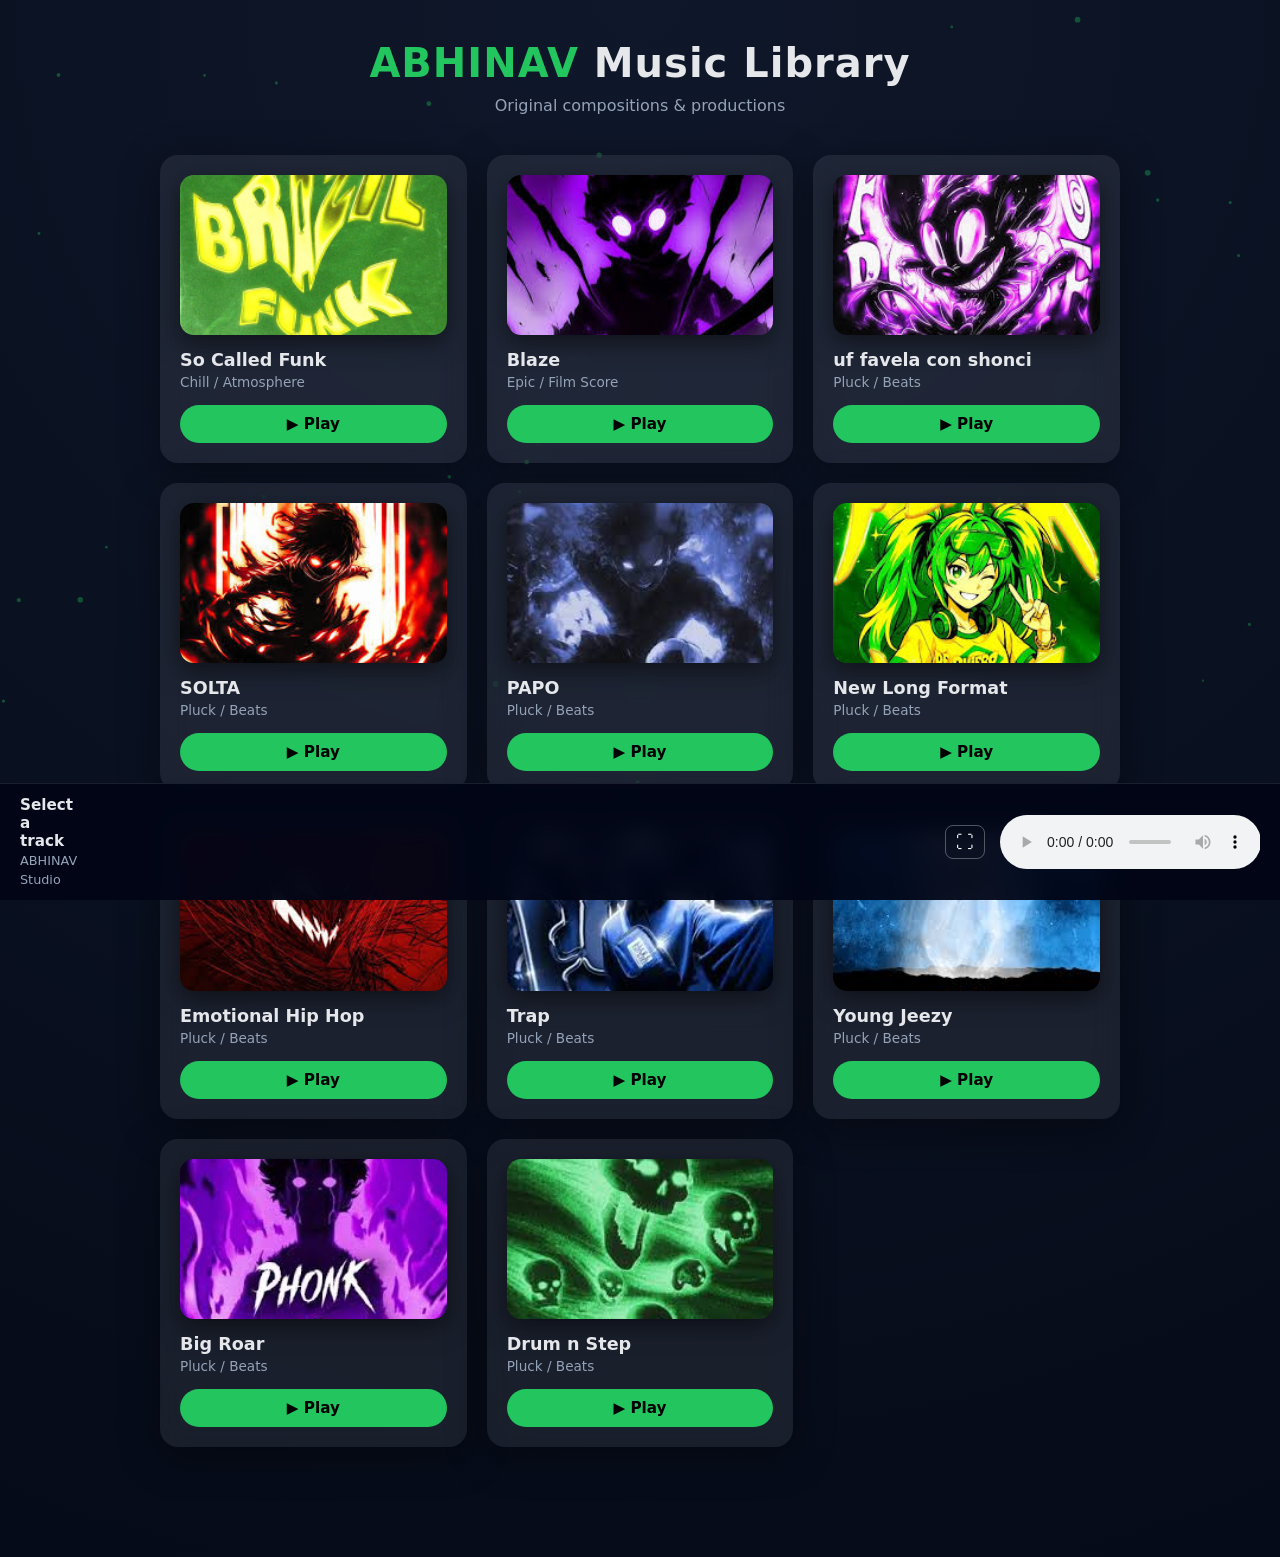
<file: index.html>
<!DOCTYPE html>
<html lang="en">
<head>
<meta charset="UTF-8">
<title>ABHINAV Music Library</title>
<meta content="width=device-width, initial-scale=1.0" name="viewport">
      <!-- Open Graph Tags -->
  <meta property="og:title" content="ABHINAV Music Library" />
  <meta property="og:description" content="Original Compositions & Productions" />
  <meta property="og:image" content="https://theabhinav.vercel.app/011.jpg" />
  <meta property="og:url" content="https://theabhinav.vercel.app" />
  <meta property="og:type" content="website" />
  <meta name="twitter:card" content="summary_large_image" />
  <meta name="twitter:title" content="ABHINAV Music Library" />
  <meta name="twitter:description" content="Original Compositions & Productions" />
  <meta name="twitter:image" content="https://theabhinav.vercel.app/011.jpg" />
  <meta name="twitter:site" content="" />
  <meta name="twitter:creator" content="" />
  <meta name="keywords" content="music, beats, compositions, productions, original music, ABHINAV Studio" />
  <meta name="author" content="ABHINAV" />
  <meta name="viewport" content="width=device-width, initial-scale=1.0" />
  <meta name="theme-color" content="#22c55e" />
  <meta name="robots" content="index, follow" />
  <meta name="language" content="English" />
  <meta name="revisit-after" content="7 days" />  
  <meta name="copyright" content="ABHINAV Studio" />
  <meta name="distribution" content="global" />
  <meta name="rating" content="general" />
  <meta name="viewport" content="width=device-width, initial-scale=1.0" />
  <meta name="apple-mobile-web-app-capable" content="yes" />
  <meta name="apple-mobile-web-app-status-bar-style" content="black-translucent" />
  <meta name="apple-mobile-web-app-title" content="ABHINAV Music Library" />
  <meta name="format-detection" content="telephone=no" />
  <meta name="msapplication-TileColor" content="#22c55e" />
  <meta name="msapplication-TileImage" content="011.jpg" />
  <meta name="msapplication-config" content="browserconfig.xml" />

  <!-- Optional but recommended -->
  <meta name="description" content="Original compositions & productions" />

    <!-- Favicon -->
     <meta charset="UTF-8">
  <meta name="viewport" content="width=device-width, initial-scale=1.0">
    <link rel="icon" type="image/png" href="favicon.ico">

<style>






:root {
  --bg: #050b18;
  --card: rgba(255,255,255,0.08);
  --accent: #22c55e;
  --text: #e5e7eb;
  --muted: #94a3b8;
}

* {
  margin: 0;
  padding: 0;
  box-sizing: border-box;
  font-family: "Segoe UI", system-ui, sans-serif;
}

body {
  background: radial-gradient(circle at top, #0f172a, var(--bg));
  color: var(--text);
  min-height: 100vh;
  padding-bottom: 110px;
}

/* ---------- HEADER ---------- */
header {
  padding: 40px 20px;
  text-align: center;
}

header h1 {
  font-size: 2.5rem;
  letter-spacing: 1px;
}

header span {
  color: var(--accent);
}

header p {
  color: var(--muted);
  margin-top: 10px;
}

/* ---------- TRACK GRID ---------- */
.container {
  max-width: 1000px;
  margin: auto;
  padding: 0 20px;
  display: grid;
  grid-template-columns: repeat(auto-fit, minmax(260px, 1fr));
  gap: 20px;
}

.track {
  background: var(--card);
  backdrop-filter: blur(15px);
  border-radius: 18px;
  padding: 20px;
  box-shadow: 0 10px 40px rgba(0,0,0,0.4);
  transition: transform 0.3s ease;
}

.track:hover {
  transform: translateY(-6px);
}


.cover {
  height: 160px;
  border-radius: 14px;
  overflow: hidden;
  box-shadow: 0 8px 25px rgba(0,0,0,0.5);
}

.cover img {
  width: 100%;
  height: 100%;
  object-fit: cover;
  display: block;
}

.track h3 {
  margin-top: 15px;
  font-size: 1.1rem;
}

.track p {
  font-size: 0.85rem;
  color: var(--muted);
  margin-top: 4px;
}

.play {
  margin-top: 15px;
  width: 100%;
  padding: 10px;
  border: none;
  border-radius: 30px;
  font-size: 0.95rem;
  font-weight: 600;
  cursor: pointer;
  background: var(--accent);
  color: #000;
  transition: background 0.3s ease, transform 0.2s ease;
}

.play:hover {
  background: #16a34a;
  transform: scale(1.03);
}

/* ---------- MINI PLAYER ---------- */
.player {
  position: fixed;
  bottom: 0;
  left: 0;
  right: 0;
  background: rgba(2,6,23,0.95);
  backdrop-filter: blur(10px);
  border-top: 1px solid rgba(255,255,255,0.1);
  padding: 12px 20px;
  display: flex;
  align-items: center;
  gap: 15px;
}

.player .info {
  flex: 1;
}

.player .info h4 {
  font-size: 0.95rem;
}

.player .info span {
  font-size: 0.8rem;
  color: var(--muted);
}

audio {
  width: 280px;
}

@media (max-width: 600px) {
  audio {
    width: 180px;
  }
}
#bgCanvas {
  position: fixed;
  inset: 0;
  z-index: -1;
}



#visualizer {
  width: 900px;
  height: 45px;
}

@media (max-width: 600px) {
  #visualizer {
    width: 130px;
  }
}
#fsBtn {
  background: transparent;
  border: 1px solid rgba(255,255,255,0.3);
  color: white;
  font-size: 1.1rem;
  padding: 6px 10px;
  border-radius: 8px;
  cursor: pointer;
}

#fsBtn:hover {
  background: rgba(255,255,255,0.15);
}

/* Fullscreen visualizer mode */
body.visualizer-fullscreen .player {
  position: fixed;
  inset: 0;
  flex-direction: column;
  justify-content: center;
  gap: 25px;
  z-index: 9999;
}

body.visualizer-fullscreen #visualizer {
  width: 100vw;
  height: 55vh;
}

</style>
</head>

<body>
  
<canvas id="bgCanvas"></canvas>

<header>
  <h1><span>ABHINAV</span> Music Library</h1>
  <p>Original compositions & productions</p>
</header>

<section class="container">

  <!-- TRACK 1 -->
 <div class="track" data-src="music/SO CALLED PHONK.mp3" data-title="So Called Funk">
  <div class="cover">
    <img src="music/001.png" alt="So Called Funk">
  </div>
  <h3>So Called Funk</h3>
  <p>Chill / Atmosphere</p>
  <button class="play">▶ Play</button>
</div>


  <!-- TRACK 2 -->
  <div class="track" data-src="music/Blaze.mp3" data-title="Blaze">
     <div class="cover">
    <img src="music/002.jpg" alt="Blaze">
  </div>
    <h3>Blaze</h3>
    <p>Epic / Film Score</p>
    <button class="play">▶ Play</button>
  </div>

  <!-- TRACK 3 -->
  <div class="track" data-src="music/uf favela con shonci.mp3" data-title="uf favela con shonci">
     <div class="cover">
    <img src="music/003.jpg" alt="uf favela con shonci">
  </div>
    <h3>uf favela con shonci</h3>
    <p>Pluck / Beats</p>
    <button class="play">▶ Play</button>
  </div>

   <div class="track" data-src="music/SOLTA.mp3" data-title="SOLTA">
     <div class="cover">
    <img src="music/004.jpg" alt="SOLTA">
  </div>
    <h3>SOLTA</h3>
    <p>Pluck / Beats</p>
    <button class="play">▶ Play</button>
  </div>

   <div class="track" data-src="music/PAPO.mp3" data-title="PAPO">
     <div class="cover">
    <img src="music/005.jpg" alt="PAPO">
  </div>
    <h3>PAPO</h3>
    <p>Pluck / Beats</p>
    <button class="play">▶ Play</button>
  </div>



  <div class="track" data-src="music/New Long Format.mp3" data-title="New Long Format">
     <div class="cover">
    <img src="music/006.jpg" alt="New Long Format">
  </div>
    <h3>New Long Format</h3>
    <p>Pluck / Beats</p>
    <button class="play">▶ Play</button>
  </div>



  <div class="track" data-src="music/Emotional hip hop - By Pav Beatz (producersbuzz.com).mp3" data-title="Emotional Hip Hop">
     <div class="cover">
    <img src="music/007.jpg" alt="Emotional Hip Hop">
  </div>
    <h3>Emotional Hip Hop</h3>
    <p>Pluck / Beats</p>
    <button class="play">▶ Play</button>
  </div>


  <div class="track" data-src="music/trap.mp3" data-title="Trap">
     <div class="cover">
    <img src="music/008.jpg" alt="Trap">
  </div>
    <h3>Trap</h3>
    <p>Pluck / Beats</p>
    <button class="play">▶ Play</button>
  </div>


  <div class="track" data-src="music/Young Jeezy.mp3" data-title="Young Jeezy">
     <div class="cover">
    <img src="music/009.jpg" alt="Young Jeezy">
  </div>
    <h3>Young Jeezy</h3>
    <p>Pluck / Beats</p>
    <button class="play">▶ Play</button>
  </div>


  <div class="track" data-src="music/big roar.mp3" data-title="Big Roar">
     <div class="cover">
    <img src="music/010.jpg" alt="Big Roar">
  </div>
    <h3>Big Roar</h3>
    <p>Pluck / Beats</p>
    <button class="play">▶ Play</button>
  </div>


  <div class="track" data-src="music/drum n step3.mp3" data-title="Drum n Step">
     <div class="cover">
    <img src="music/011.jpg" alt="Drum n Step">
  </div>
    <h3>Drum n Step</h3>
    <p>Pluck / Beats</p>
    <button class="play">▶ Play</button>
  </div>

</section>

<!-- MINI PLAYER -->
<div class="player">
  <div class="info">
    <h4 id="nowTitle">Select a track</h4>
    <span>ABHINAV Studio</span>
  </div>

  <canvas id="visualizer"></canvas>

  <button id="fsBtn">⛶</button>
  <audio id="audio" controls></audio>
</div>

<script>
/* =====================================================
   AUDIO PLAYER LOGIC
===================================================== */
const audio = document.getElementById("audio");
const nowTitle = document.getElementById("nowTitle");
const tracks = document.querySelectorAll(".track");

tracks.forEach(track => {
  const btn = track.querySelector(".play");
  const src = track.dataset.src;
  const title = track.dataset.title;

  btn.addEventListener("click", () => {
    if (audio.src.includes(src)) {
      audio.paused ? audio.play() : audio.pause();
    } else {
      audio.src = src;
      audio.play();
      nowTitle.textContent = title;
    }
  });
});

/* =====================================================
   AUDIO VISUALIZER (PLAYER BAR)
===================================================== */
const vCanvas = document.getElementById("visualizer");
const vCtx = vCanvas.getContext("2d");

function resizeVisualizer() {
  vCanvas.width = vCanvas.clientWidth;
  vCanvas.height = vCanvas.clientHeight;
}
window.addEventListener("resize", resizeVisualizer);
resizeVisualizer();

let audioCtx, analyser, source, dataArray;

function setupVisualizer() {
  audioCtx = new (window.AudioContext || window.webkitAudioContext)();
  analyser = audioCtx.createAnalyser();
  analyser.fftSize = 64;

  dataArray = new Uint8Array(analyser.frequencyBinCount);
  source = audioCtx.createMediaElementSource(audio);

  source.connect(analyser);
  analyser.connect(audioCtx.destination);

  drawVisualizer();
}

function drawVisualizer() {
  requestAnimationFrame(drawVisualizer);
  analyser.getByteFrequencyData(dataArray);

  vCtx.clearRect(0, 0, vCanvas.width, vCanvas.height);
  const barWidth = vCanvas.width / dataArray.length;

  dataArray.forEach((value, i) => {
    const barHeight = value / 1.2;
    const x = i * barWidth;

    const gradient = vCtx.createLinearGradient(0, 0, 0, vCanvas.height);
    gradient.addColorStop(0, "#22c55e");
    gradient.addColorStop(0.5, "#3b82f6");
    gradient.addColorStop(1, "#a855f7");

    vCtx.fillStyle = gradient;
    vCtx.fillRect(
      x,
      vCanvas.height - barHeight,
      barWidth - 2,
      barHeight
    );
  });
}

audio.addEventListener("play", () => {
  if (!audioCtx) setupVisualizer();
});

/* =====================================================
   MOTION BACKGROUND (FLOATING DOTS)
===================================================== */
const bgCanvas = document.getElementById("bgCanvas");
const bgCtx = bgCanvas.getContext("2d");

function resizeBG() {
  bgCanvas.width = window.innerWidth;
  bgCanvas.height = window.innerHeight;
}
window.addEventListener("resize", resizeBG);
resizeBG();

const dots = Array.from({ length: 60 }, () => ({
  x: Math.random() * bgCanvas.width,
  y: Math.random() * bgCanvas.height,
  r: Math.random() * 2 + 1,
  dx: Math.random() * 0.5,
  dy: Math.random() * 0.5
}));

function animateBG() {
  bgCtx.clearRect(0, 0, bgCanvas.width, bgCanvas.height);

  dots.forEach(d => {
    d.x += d.dx;
    d.y += d.dy;

    if (d.x < 0 || d.x > bgCanvas.width) d.dx *= -1;
    if (d.y < 0 || d.y > bgCanvas.height) d.dy *= -1;

    bgCtx.beginPath();
    bgCtx.arc(d.x, d.y, d.r, 0, Math.PI * 2);
    bgCtx.fillStyle = "rgba(34,197,94,0.35)";
    bgCtx.fill();
  });

  requestAnimationFrame(animateBG);
}
animateBG();
/* =====================================================
   FULLSCREEN VISUALIZER MODE
===================================================== */
const fsBtn = document.getElementById("fsBtn");

fsBtn.addEventListener("click", () => {
  document.body.classList.toggle("visualizer-fullscreen");
  resizeVisualizer();
});

document.addEventListener("keydown", e => {
  if (e.key === "Escape") {
    document.body.classList.remove("visualizer-fullscreen");
    resizeVisualizer();
  }
});

/* =====================================================
   OPTIONAL: SAFE CUSTOM CURSOR (ONLY IF EXISTS)
===================================================== */
const cursor = document.getElementById("custom-cursor");

if (cursor) {
  document.addEventListener("mousemove", e => {
    cursor.style.left = e.clientX + "px";
    cursor.style.top = e.clientY + "px";
  });
}
</script>

</body>
</html>
</file>
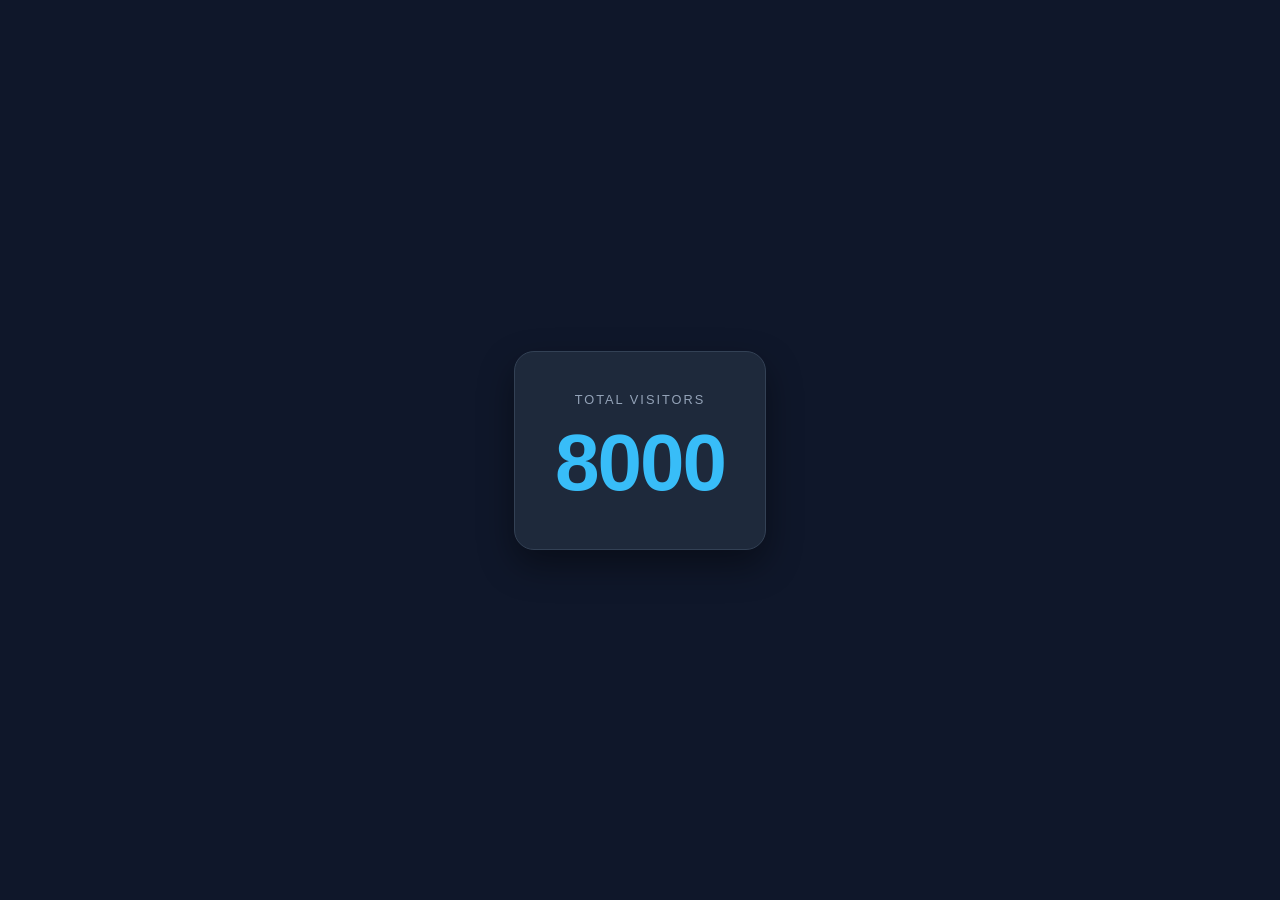
<file: COUNTER/index.html>
<!DOCTYPE html>
<html lang="en">
<head>
    <meta charset="UTF-8">
    <meta name="viewport" content="width=device-width, initial-scale=1.0">
    <title>Live Visitor Counter with Offset</title>
    <style>
        body { 
            font-family: 'Segoe UI', sans-serif; 
            display: flex; 
            justify-content: center; 
            align-items: center; 
            height: 100vh; 
            margin: 0;
            background: #0f172a; 
            color: white;
        }
        .counter-card { 
            background: #1e293b; 
            padding: 40px; 
            border-radius: 20px; 
            box-shadow: 0 15px 35px rgba(0,0,0,0.4); 
            text-align: center; 
            border: 1px solid #334155;
        }
        #count { 
            font-size: 5rem; 
            font-weight: 900; 
            color: #38bdf8; 
            letter-spacing: -2px;
        }
        .label { color: #94a3b8; text-transform: uppercase; letter-spacing: 2px; font-size: 0.8rem; margin-bottom: 10px; }
    </style>
</head>
<body>

<div class="counter-card">
    <div class="label">Total Visitors</div>
    <div id="count">....</div>
</div>

<script>
    // 1. CHOOSE YOUR STARTING NUMBER HERE
    const startingNumber = 8000; 

    // 2. USE A UNIQUE NAME (Change this to anything unique for your site)
    const namespace = "my-custom-project-v1";
    const key = "visits";

    async function updateCounter() {
        try {
            const response = await fetch(`https://api.counterapi.dev/v1/${namespace}/${key}/up`);
            const data = await response.json();
            
            // 3. MATH: API Count + Starting Number
            const totalVisits = data.count + startingNumber;
            
            // Update the display
            document.getElementById('count').innerText = totalVisits.toLocaleString(); 
            // .toLocaleString() adds commas (e.g., 8,001)
            
        } catch (error) {
            console.error("Counter error:", error);
            document.getElementById('count').innerText = startingNumber;
        }
    }

    updateCounter();
</script>

</body>
</html>
</file>
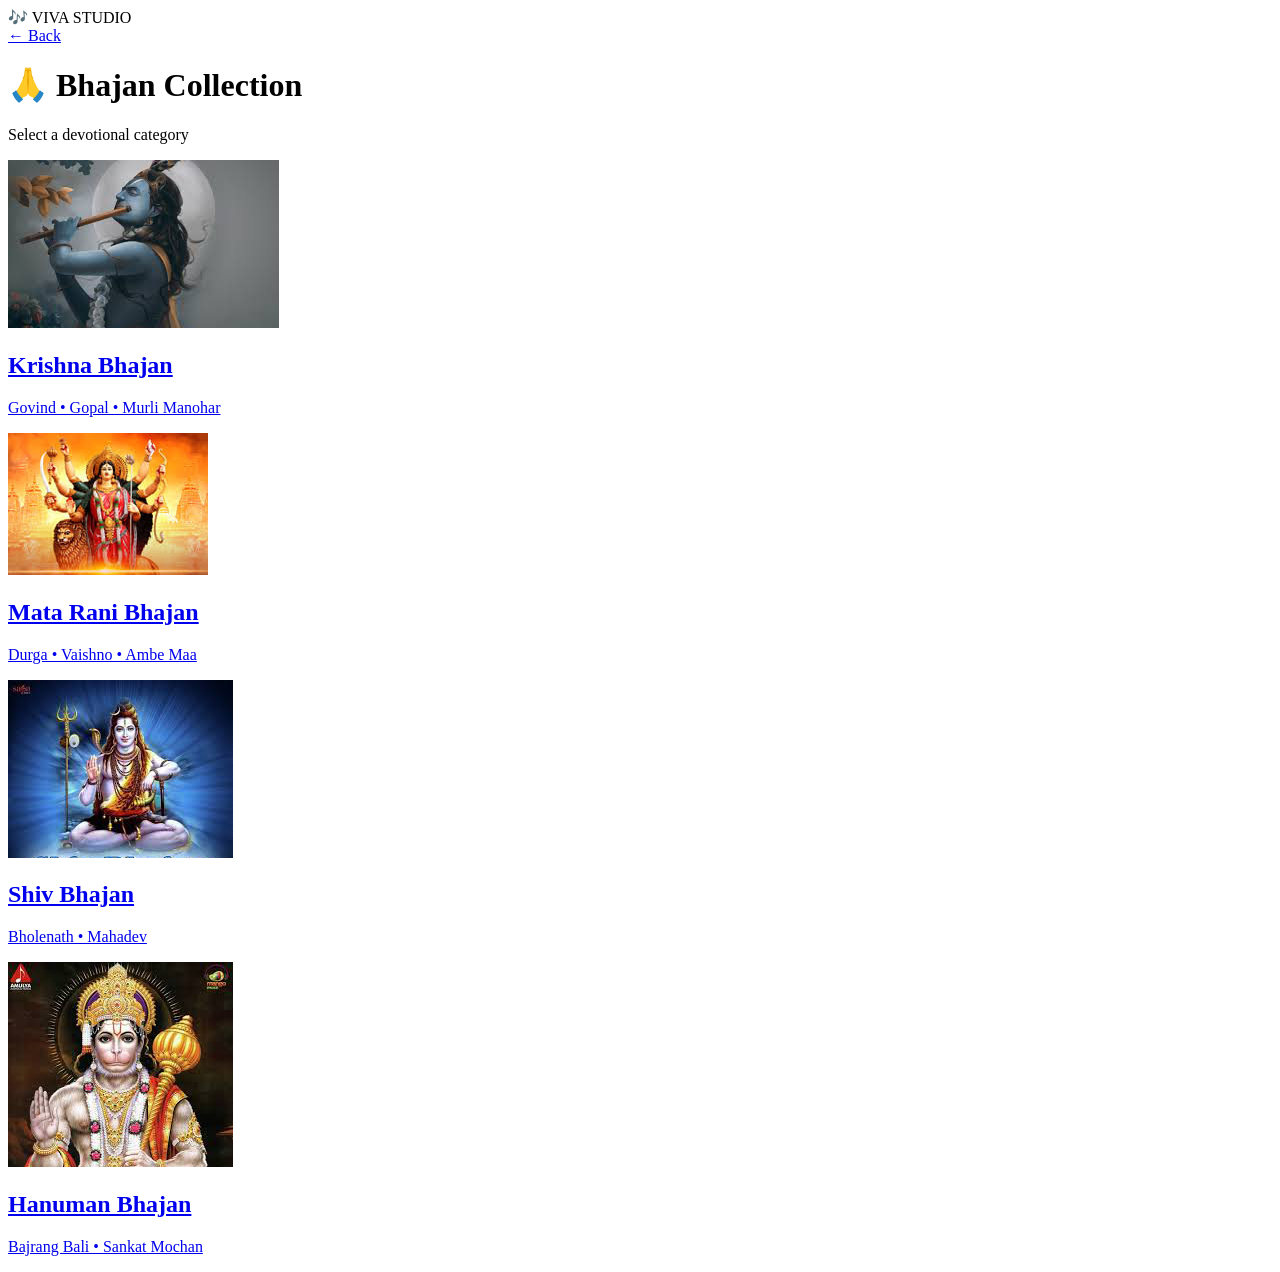
<file: bhajan.html>
<!DOCTYPE html>
<html lang="en">
<head>
  <meta charset="UTF-8">
  <title>VIVA STUDIO - BHAJANS</title>
  <meta name="viewport" content="width=device-width, initial-scale=1.0">
  <link rel="stylesheet" href="css/style.css">
</head>
<body>
<header class="navbar">
  <div class="logo">🎶 VIVA STUDIO</div>
  <nav>
  <a href="index.html" class="back-btn">
  ← Back
</a>
  </nav>
</header>
<header class="simple-header">
  <h1>🙏 Bhajan Collection</h1>
  <p>Select a devotional category</p>
</header>

<section class="category-cards">

  <a href="krishna-bhajan.html" class="category-card image-card">
    <img src="images/thumbnails/krishna.jpg" alt="Instrumentals">
        <div class="card-text">
    <h2>Krishna Bhajan</h2>
    <p>Govind • Gopal • Murli Manohar</p>
    </div>
  </a>

  <a href="mata-rani-bhajan.html" class="category-card image-card">
    <img src="images/thumbnails/mata-rani.jpg" alt="Mata Rani Bhajan">
        <div class="card-text">
    <h2>Mata Rani Bhajan</h2>
    <p>Durga • Vaishno • Ambe Maa</p>

  </div>
    </a>

  <a href="shiva-bhajan.html" class="category-card image-card">
    <img src="images/thumbnails/shiv.jpg" alt="Shiva Bhajan">
        <div class="card-text">
    <h2>Shiv Bhajan</h2>
    <p>Bholenath • Mahadev</p>
  </div>
    </a>

  <a href="hanuman-bhajan.html" class="category-card image-card">
    <img src="images/thumbnails/hanuman.jpg" alt="Hanuman Bhajan">
        <div class="card-text">
    <h2>Hanuman Bhajan</h2>
    <p>Bajrang Bali • Sankat Mochan</p>
  </div>
    </a>

</section>

</body>
</html>
</file>
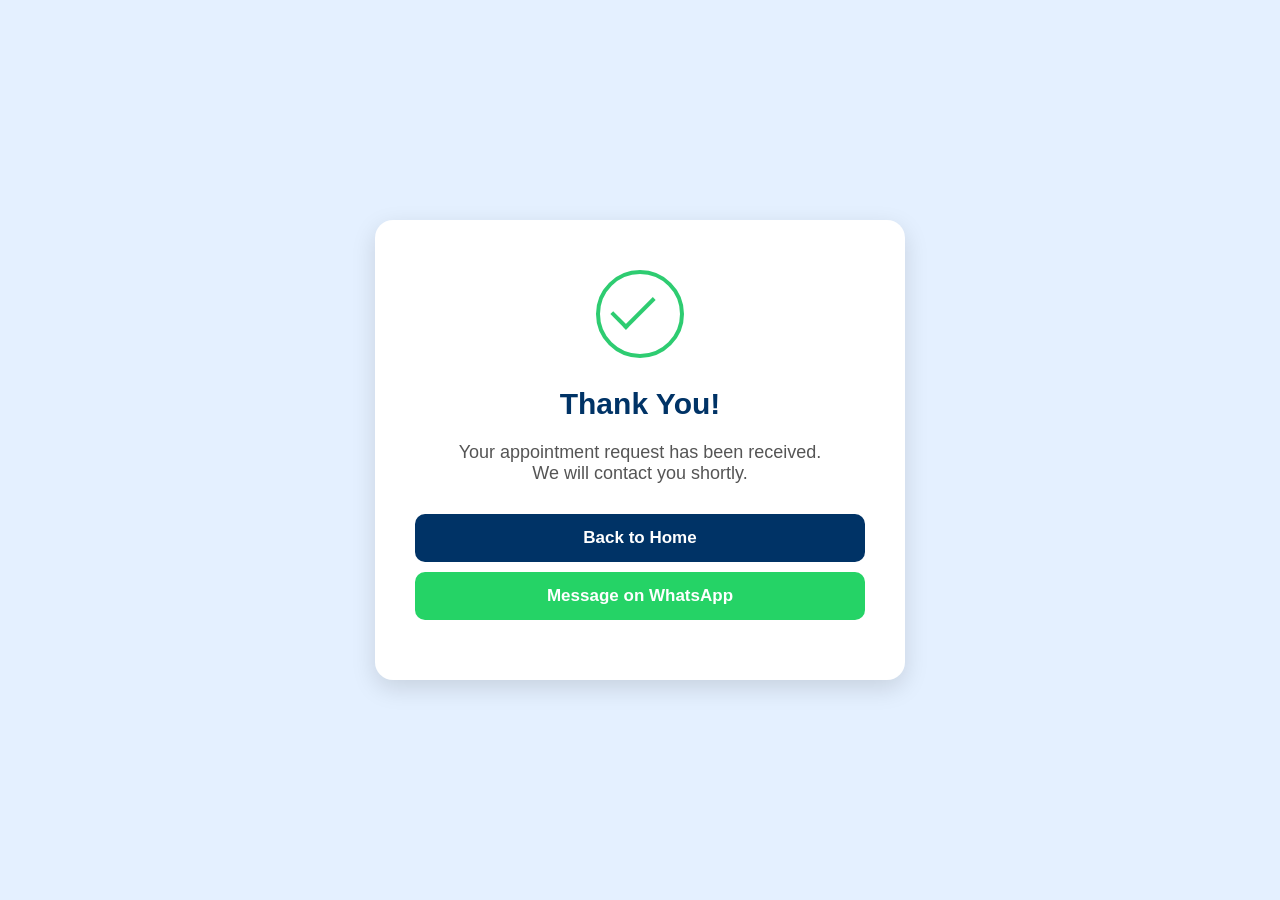
<file: thankyou.html>
﻿<!DOCTYPE html>
<html lang="en">
<head>
<meta charset="UTF-8">
<meta name="viewport" content="width=device-width, initial-scale=1.0">
<title>Thank You</title>

<style>

    body {
        background: #e4f0ff;
        display: flex;
        justify-content: center;
        align-items: center;
        height: 100vh;
        margin: 0;
        font-family: 'Inter', sans-serif;
    }

    .box {
        background: white;
        padding: 50px 40px;
        border-radius: 18px;
        box-shadow: 0px 8px 25px rgba(0,0,0,0.13);
        text-align: center;
        max-width: 450px;
        width: 90%;
        animation: fadeIn 0.7s ease-in-out;
    }

    /* Tick animation */
    .checkmark {
        width: 80px;
        height: 80px;
        border-radius: 50%;
        display: inline-block;
        border: 4px solid #2ecc71;
        position: relative;
        animation: pop 0.4s ease-out;
    }

    .checkmark::after {
        content: '';
        position: absolute;
        left: 22px;
        top: 12px;
        width: 18px;
        height: 38px;
        border-right: 4px solid #2ecc71;
        border-bottom: 4px solid #2ecc71;
        transform: rotate(45deg);
        animation: check 0.4s ease-out 0.3s backwards;
    }

    @keyframes pop {
        0% { transform: scale(0.3); opacity: 0; }
        100% { transform: scale(1); opacity: 1; }
    }

    @keyframes check {
        from { height: 0; width: 0; }
        to { height: 38px; width: 18px; }
    }

    h1 {
        margin-top: 25px;
        color: #003366;
        font-size: 30px;
    }

    p {
        font-size: 18px;
        color: #555;
        margin-bottom: 30px;
    }

    .btn {
        display: block;
        padding: 14px;
        margin: 10px 0;
        border-radius: 10px;
        text-decoration: none;
        font-weight: bold;
        font-size: 17px;
    }

    .home-btn {
        background: #003366;
        color: white;
    }

    .home-btn:hover {
        background: #001f4d;
    }

    .wa-btn {
        background: #25D366;
        color: white;
    }

    .wa-btn:hover {
        background: #1da851;
    }

    @keyframes fadeIn {
        from { opacity: 0; transform: translateY(15px); }
        to { opacity: 1; transform: translateY(0); }
    }

</style>
</head>
<body>

<div class="box">
    <div class="checkmark"></div>
    <h1>Thank You!</h1>
    <p>Your appointment request has been received.<br>
    We will contact you shortly.</p>

    <!-- HOME BUTTON -->
    <a href="index.html" class="btn home-btn">Back to Home</a>

    <!-- WhatsApp Confirmation (Optional) -->
    <a href="https://wa.me/918962087556?text=Hello%2C%20I%20just%20booked%20an%20appointment.%20Thank%20you!"
       class="btn wa-btn">Message on WhatsApp</a>
</div>

</body>
</html>
</file>
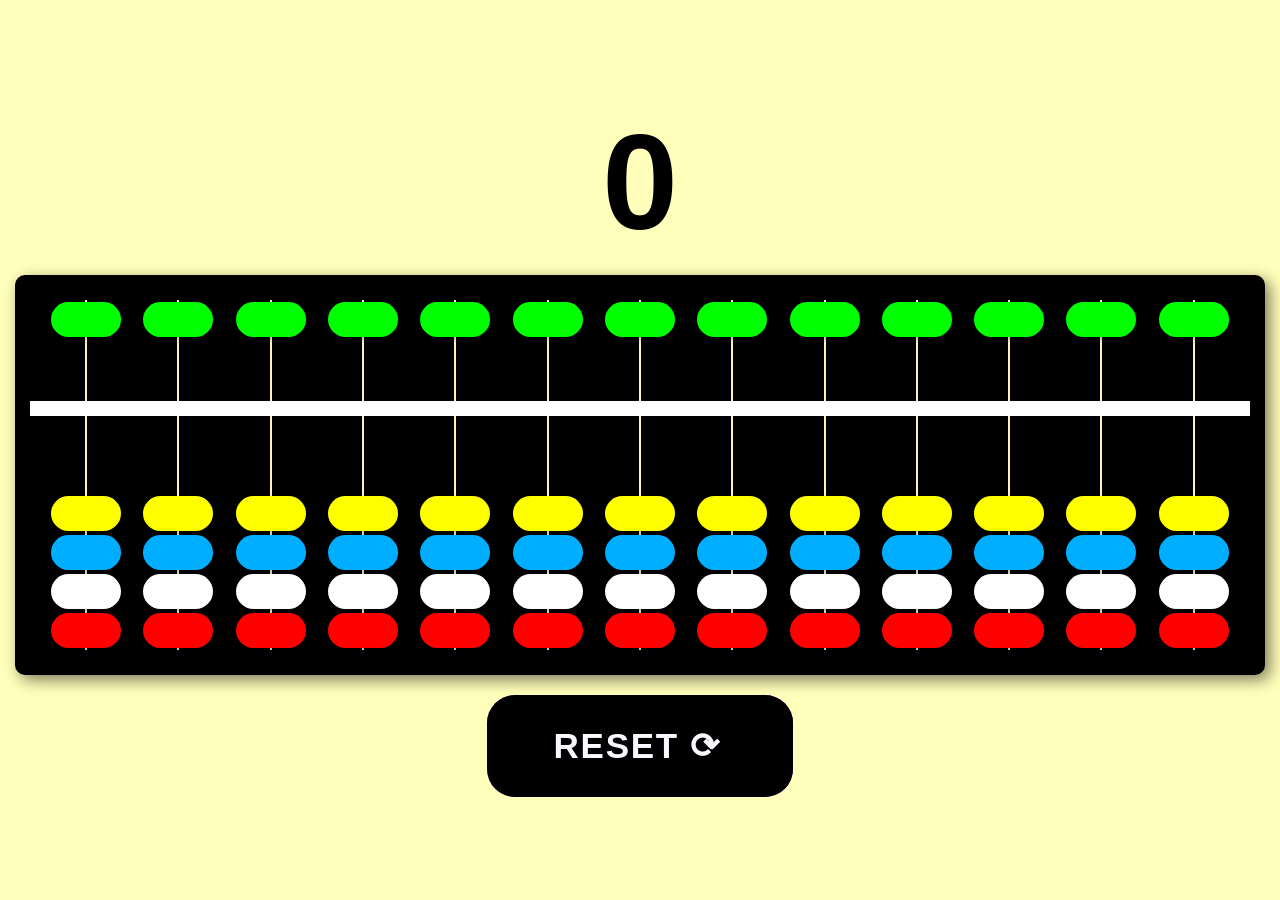
<file: TOOLS/abacus-tool.html>
﻿<!DOCTYPE html>
<html lang="en">
<head>
    <meta charset="UTF-8">
    <meta name="viewport" content="width=device-width, initial-scale=1.0">
    <title>Working Abacus</title>


     <!-- Favicon -->
   <meta charset="UTF-8">
  <meta name="viewport" content="width=device-width, initial-scale=1.0">
    <link rel="icon" type="image/png" href="img/logo.png"/>

    <STYLE>
      :root {
    --frame-color: #000000; /* SaddleBrown - wood frame */
    --separator-color: #ffffff; /* Dark gray/black - separator bar */
    --bead-color: #00ff00; /* Sienna - bead color */
    --rod-color: rgb(255, 242, 186); /* Black - rod lines */
}

body {
    display: flex;
    justify-content: center;
    align-items: center;
    min-height: 100vh;
    background-color: #fffeba;
    margin: 0;
    font-family: Arial, sans-serif;
}

#abacus {
    text-align: center;
}

#frame {
    display: flex;
    position: relative;
    width: 1200px; /* Adjust as needed */
    height: 350px;
    background-color: var(--frame-color);
    border: 15px solid var(--frame-color);
    border-radius: 10px;
    box-shadow: 5px 5px 15px rgba(0, 0, 0, 0.5);
    padding: 10px;
}

#separator {
    position: absolute;
    top: 30%; /* Position the bar */
    left: 0;
    right: 0;
    height: 15px;
    background-color: var(--separator-color);
    z-index: 10;
}

#rods-container {
    display: flex;
    justify-content: space-around;
    width: 100%;
}

.rod {
    display: flex;
    flex-direction: column;
    justify-content: space-between;
    width: 2px; /* The physical rod line */
    height: 100%;
    background-color: var(--rod-color);
    position: relative;
    z-index: 5;
}

.beads {
    display: flex;
    flex-direction: column;
    align-items: center;
    width: 100%;
    position: relative;
}

.heaven-beads {
    height: calc(30% - 7.5px); /* Space above separator */
    justify-content: flex-start; /* Start at the top */
    padding-top: 0px; /* Small gap from the frame */
}

.earth-beads {
    height: calc(70% - 7.5px); /* Space below separator */
    justify-content: flex-end; /* Start at the bottom */
    padding-bottom: 0px; /* Small gap from the frame */
}

.bead {
    width: 70px;
    height: 35px;
    background-color: var(--bead-color);
    border-radius: 20px;
    margin: 2px 0;
    cursor: pointer;
    box-shadow: 2px 2px 5px rgba(0, 0, 0, 0.3);
    transition: transform 0.3s ease; /* For movement */
}

/* Initial "reset" position */
.heaven.moved {
    transform: translateY(59px); /* Move down towards separator */
}

.earth:not(.moved) {
    transform: translateY(0); /* Default position (bottom of rod) */
}

/* When earth beads are moved up */
.earth.moved {
    transform: translateY(-75px); /* Move up towards separator (adjust value) */
}

#result {
    font-size: 8.5em;
    margin-bottom: 15px;
    font-weight: bold;
    color: rgb(0, 0, 0);
}

button {
    padding: 3px 30px;
    margin-top: 20px;
    font-size: 3em;
    cursor: pointer;
    background-color: var(--frame-color);
    color: white;
    border: none;
    border-radius: 5px;
}
/* From Uiverse.io by adamgiebl */ 
.cssbuttons-io {
  position: relative;
  font-family: inherit;
  font-weight: 600;
  font-size: 35px;
  letter-spacing: 0.05em;
  border-radius: 0.8em;
  cursor: pointer;
  border: none;
  background: linear-gradient(to right, #b46df1, #4a00e0);
  color: ghostwhite;
  overflow: hidden;
}

.cssbuttons-io svg {
  width: 1.2em;
  height: 1.2em;
  margin-right: 0.5em;
}

.cssbuttons-io span {
  position: relative;
  z-index: 10;
  transition: color 0.4s;
  display: inline-flex;
  align-items: center;
  padding: 0.8em 1.2em 0.8em 1.05em;
}

.cssbuttons-io::before,
.cssbuttons-io::after {
  position: absolute;
  top: 0;
  left: 0;
  width: 100%;
  height: 100%;
  z-index: 0;
}

.cssbuttons-io::before {
  content: "";
  background: #000;
  width: 120%;
  left: -10%;
  transform: skew(30deg);
  transition: transform 0.4s cubic-bezier(0.3, 1, 0.8, 1);
}

.cssbuttons-io:hover::before {
  transform: translate3d(100%, 0, 0);
}

.cssbuttons-io:active {
  transform: scale(0.95);
}

/* Target the Earth bead CLOSEST to the separator (1st bead in the earth-beads group) */
.earth-beads .bead.earth:nth-child(1) {
    background-color: #FFFF00; /* Gold */
}
.earth-beads .bead.earth:nth-child(2) {
    background-color: #00aeff; /* Gold */
}
.earth-beads .bead.earth:nth-child(3) {
    background-color: #ffffff; /* Gold */
}


/* Target the Earth bead CLOSEST to the bottom frame (4th bead in the earth-beads group) */
.earth-beads .bead.earth:nth-child(4) {
    background-color: #ff0000; /* Medium Violet Red */
}
    </STYLE>
</head>
<body>
    <div id="abacus">
        <div id="result">0</div>
        <div id="frame">
            <div id="separator"></div>
            <div id="rods-container">
                <div class="rod">
                    <div class="beads heaven-beads">
                        <div class="bead heaven" data-value="5"></div>
                    </div>
                    <div class="beads earth-beads">
                        <div class="bead earth" data-value="1"></div>
                        <div class="bead earth" data-value="1"></div>
                        <div class="bead earth" data-value="1"></div>
                        <div class="bead earth" data-value="1"></div>
                    </div>
                </div>
                </div>
        </div>
       <button class="cssbuttons-io" onclick="resetAbacus()">
  <span
    >RESET ⟳</span>
    
</button>
    </div>

    <script>
      const NUM_RODS = 13;
const FRAME_ID = 'rods-container';

// --- 1. Initial Setup: Create the rods and beads dynamically ---
function createAbacusRods() {
    const rodsContainer = document.getElementById(FRAME_ID);
    rodsContainer.innerHTML = ''; // Clear any existing content

    for (let i = 0; i < NUM_RODS; i++) {
        const rodDiv = document.createElement('div');
        rodDiv.classList.add('rod');

        // Heaven Beads (1 bead, value 5)
        const heavenBeads = document.createElement('div');
        heavenBeads.classList.add('beads', 'heaven-beads');
        const heavenBead = createBead('heaven', 5);
        heavenBeads.appendChild(heavenBead);
        rodDiv.appendChild(heavenBeads);

        // Earth Beads (4 beads, value 1 each)
        const earthBeads = document.createElement('div');
        earthBeads.classList.add('beads', 'earth-beads');
        for (let j = 0; j < 4; j++) {
            earthBeads.appendChild(createBead('earth', 1));
        }
        rodDiv.appendChild(earthBeads);
        rodsContainer.appendChild(rodDiv);
    }
    // Attach event listeners after creation
    document.querySelectorAll('.bead').forEach(bead => {
        bead.addEventListener('click', handleBeadClick);
    });

    calculateAbacusValue(); // Initial calculation
}

function createBead(type, value) {
    const bead = document.createElement('div');
    bead.classList.add('bead', type);
    bead.dataset.value = value;
    bead.dataset.moved = 'false'; // Custom state flag
    return bead;
}

// --- 2. Logic: Handle Bead Movement and State ---
function handleBeadClick(event) {
    const clickedBead = event.target;
    const isHeaven = clickedBead.classList.contains('heaven');
    const rodElement = clickedBead.closest('.rod');
    
    // Get all beads in the same set (Heaven or Earth) on this rod
    const siblingBeads = isHeaven 
        ? rodElement.querySelectorAll('.heaven')
        : rodElement.querySelectorAll('.earth');

    if (isHeaven) {
        // Heaven bead moves independently: Toggle moved state
        clickedBead.classList.toggle('moved');
        clickedBead.dataset.moved = clickedBead.classList.contains('moved');
    } else {
        // Earth beads: Move all beads between the clicked bead and the separator
        const beadsArray = Array.from(siblingBeads);
        const clickedIndex = beadsArray.indexOf(clickedBead);
        
        // Check if the current state is 'moved' (pushed up)
        const isCurrentlyMoved = clickedBead.classList.contains('moved');

        beadsArray.forEach((bead, index) => {
            if (isCurrentlyMoved) {
                // If currently moved, check if the bead is *above* the clicked one (closer to separator)
                // If it is above, it should also move down (un-move)
                if (index >= clickedIndex) {
                     bead.classList.remove('moved');
                     bead.dataset.moved = 'false';
                }
            } else {
                // If currently NOT moved, check if the bead is *below* the clicked one (closer to bottom)
                // If it is below, it should also move up (move)
                if (index <= clickedIndex) {
                    bead.classList.add('moved');
                    bead.dataset.moved = 'true';
                }
            }
        });
    }

    calculateAbacusValue();
}

// --- 3. Calculation: Determine the total value ---
function calculateAbacusValue() {
    const rods = document.querySelectorAll('.rod');
    let totalValue = '';

    rods.forEach(rod => {
        let rodValue = 0;
        
        // 1. Heaven Bead (Value 5)
        const heavenBead = rod.querySelector('.heaven');
        if (heavenBead && heavenBead.classList.contains('moved')) {
            rodValue += parseInt(heavenBead.dataset.value);
        }

        // 2. Earth Beads (Value 1 each)
        const earthBeads = rod.querySelectorAll('.earth');
        earthBeads.forEach(bead => {
            if (bead.classList.contains('moved')) {
                rodValue += parseInt(bead.dataset.value);
            }
        });

        // The abacus reads 0-9 per rod
        totalValue += rodValue.toString();
    });

    // Clean up leading zeros and update the display
    const cleanedValue = BigInt(totalValue).toString();
    document.getElementById('result').textContent = cleanedValue;
}

// --- 4. Reset Function ---
function resetAbacus() {
    document.querySelectorAll('.bead').forEach(bead => {
        bead.classList.remove('moved');
        bead.dataset.moved = 'false';
    });
    calculateAbacusValue();
}

// --- Run on page load ---
document.addEventListener('DOMContentLoaded', createAbacusRods);
    </script>
</body>
</html>
</file>
<file: css/style.css>
/********** Template CSS **********/
:root {
    --primary: #F3BD00;
    --secondary: #757575;
    --light: #F3F6F8;
    --dark: #0C2B4B;
}

.py-6 {
    padding-top: 6rem;
    padding-bottom: 6rem;
}

.my-6 {
    margin-top: 6rem;
    margin-bottom: 6rem;
}

.back-to-top {
    position: fixed;
    display: none;
    right: 30px;
    bottom: 30px;
    z-index: 99;
}


/*** Spinner ***/
#spinner {
    opacity: 0;
    visibility: hidden;
    transition: opacity .5s ease-out, visibility 0s linear .5s;
    z-index: 99999;
}

#spinner.show {
    transition: opacity .5s ease-out, visibility 0s linear 0s;
    visibility: visible;
    opacity: 1;
}


/*** Button ***/
.btn {
    font-weight: 500;
    transition: .5s;
}

.btn.btn-primary,
.btn.btn-outline-primary:hover {
    color: #FFFFFF;
}

.btn-square {
    width: 38px;
    height: 38px;
}

.btn-sm-square {
    width: 32px;
    height: 32px;
}

.btn-lg-square {
    width: 48px;
    height: 48px;
}

.btn-square,
.btn-sm-square,
.btn-lg-square {
    padding: 0;
    display: flex;
    align-items: center;
    justify-content: center;
    font-weight: normal;
}


/*** Navbar ***/
.navbar.sticky-top {
    top: -100px;
    transition: .5s;
}

.navbar .navbar-brand,
.navbar a.btn {
    height: 80px
}

.navbar .navbar-nav .nav-link {
    margin-right: 30px;
    padding: 25px 0;
    color: var(--dark);
    font-weight: 500;
    text-transform: uppercase;
    outline: none;
}

.navbar .navbar-nav .nav-link:hover,
.navbar .navbar-nav .nav-link.active {
    color: var(--primary);
}

.navbar .dropdown-toggle::after {
    border: none;
    content: "\f107";
    font-family: "Font Awesome 5 Free";
    font-weight: 900;
    vertical-align: middle;
    margin-left: 8px;
}

@media (max-width: 991.98px) {
    .navbar .navbar-nav .nav-link  {
        margin-right: 0;
        padding: 10px 0;
    }

    .navbar .navbar-nav {
        border-top: 1px solid #EEEEEE;
    }
}

@media (min-width: 992px) {
    .navbar .nav-item .dropdown-menu {
        display: block;
        border: none;
        margin-top: 0;
        top: 150%;
        opacity: 0;
        visibility: hidden;
        transition: .5s;
    }

    .navbar .nav-item:hover .dropdown-menu {
        top: 100%;
        visibility: visible;
        transition: .5s;
        opacity: 1;
    }
}


/*** Header ***/
.carousel-caption {
    top: 0;
    left: 0;
    right: 0;
    bottom: 0;
    display: flex;
    align-items: center;
    justify-content: center;
    text-align: center;
    background: rgba(0, 0, 0, .25);
    z-index: 1;
}

.carousel-control-prev,
.carousel-control-next {
    width: 15%;
}

.carousel-control-prev-icon,
.carousel-control-next-icon {
    width: 3rem;
    height: 3rem;
    background-color: var(--primary);
    border: 10px solid var(--primary);
}

@media (max-width: 768px) {
    #header-carousel .carousel-item {
        position: relative;
        min-height: 450px;
    }
    
    #header-carousel .carousel-item img {
        position: absolute;
        width: 100%;
        height: 100%;
        object-fit: cover;
    }
}

.page-header {
    background: linear-gradient(rgba(0, 0, 0, .75), rgba(0, 0, 0, .75)), url(../img/carousel-1.jpg) center center no-repeat;
    background-size: cover;
}

.breadcrumb-item+.breadcrumb-item::before {
    color: #999999;
}


/*** Facts ***/
@media (min-width: 991.98px) {
    .facts {
        position: relative;
        margin-top: -75px;
        z-index: 1;
    }
}


/*** Courses ***/
.courses {
    min-height: 100vh;
    background: linear-gradient(rgba(255, 255, 255, .9), rgba(255, 255, 255, .9)), url(../img/carousel-1.jpg) center center no-repeat;
    background-attachment: fixed;
    background-size: cover;
}

.courses-item .courses-overlay {
    position: absolute;
    width: 100%;
    height: 0;
    top: 0;
    left: 0;
    display: flex;
    align-items: center;
    justify-content: center;
    background: rgba(0, 0, 0, .5);
    overflow: hidden;
    opacity: 0;
    transition: .5s;
}

.courses-item:hover .courses-overlay {
    height: 100%;
    opacity: 1;
}


/*** Team ***/
.team-items {
    margin: -.75rem;
}

.team-item {
    padding: .75rem;
}

.team-item::after {
    position: absolute;
    content: "";
    width: 100%;
    height: 0;
    top: 0;
    left: 0;
    background: #FFFFFF;
    transition: .5s;
    z-index: -1;
}

.team-item:hover::after {
    height: 100%;
    background: var(--primary);
}

.team-item .team-social {
    position: absolute;
    width: 100%;
    height: 0;
    top: 0;
    left: 0;
    display: flex;
    align-items: center;
    justify-content: center;
    background: rgba(0, 0, 0, .75);
    overflow: hidden;
    opacity: 0;
    transition: .5s;
}

.team-item:hover .team-social {
    height: 100%;
    opacity: 1;
}


/*** Testimonial ***/
.testimonial-carousel .owl-dots {
    height: 40px;
    margin-top: 25px;
    display: flex;
    align-items: center;
    justify-content: center;
}

.testimonial-carousel .owl-dot {
    position: relative;
    display: inline-block;
    margin: 0 5px;
    width: 20px;
    height: 20px;
    background: transparent;
    border: 2px solid var(--primary);
    transition: .5s;
}

.testimonial-carousel .owl-dot.active {
    width: 40px;
    height: 40px;
    background: var(--primary);
}

.testimonial-carousel .owl-item img {
    width: 150px;
    height: 150px;
}


/*** Footer ***/
.footer .btn.btn-link {
    display: block;
    margin-bottom: 5px;
    padding: 0;
    text-align: left;
    color: var(--light);
    font-weight: normal;
    text-transform: capitalize;
    transition: .3s;
}

.footer .btn.btn-link::before {
    position: relative;
    content: "\f105";
    font-family: "Font Awesome 5 Free";
    font-weight: 900;
    color: var(--light);
    margin-right: 10px;
}

.footer .btn.btn-link:hover {
    color: var(--primary);
    letter-spacing: 1px;
    box-shadow: none;
}

.copyright {
    background: #092139;
}

.copyright a {
    color: var(--primary);
}

.copyright a:hover {
    color: var(--light);
}
</file>
